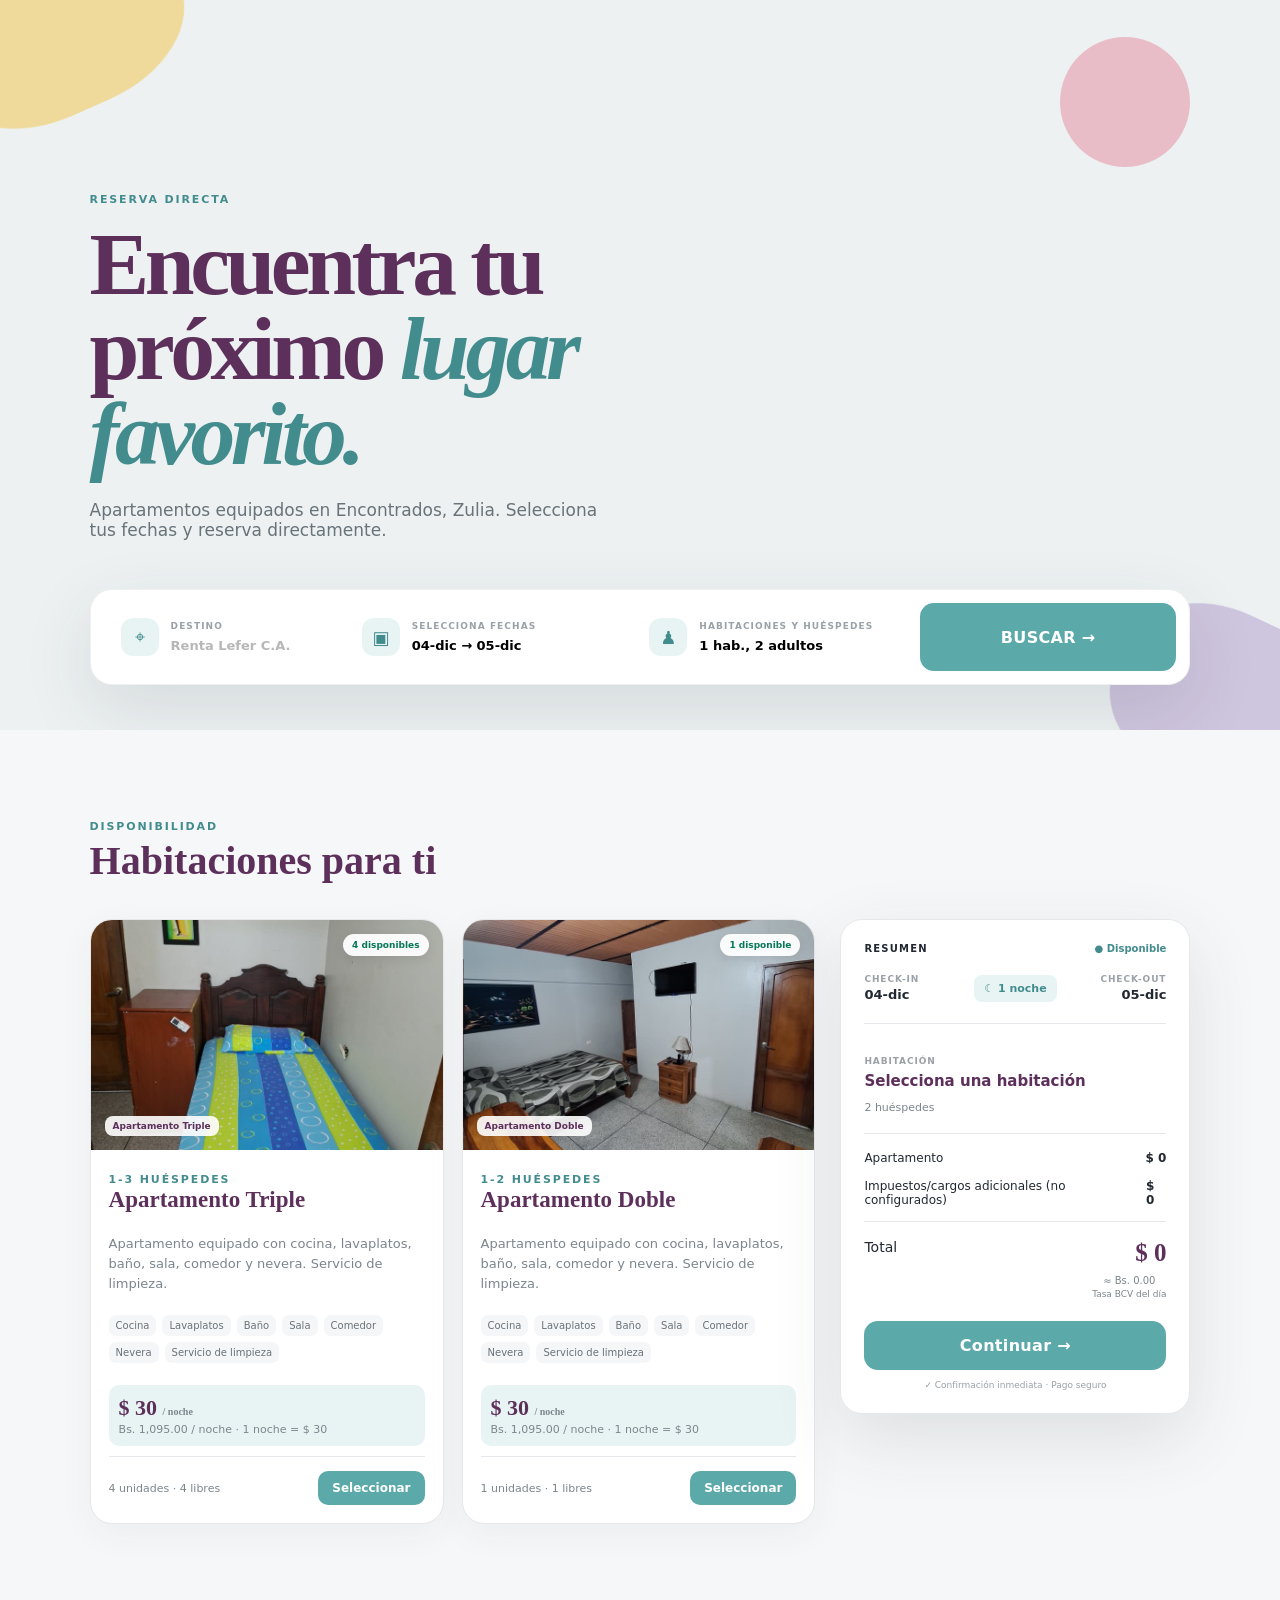
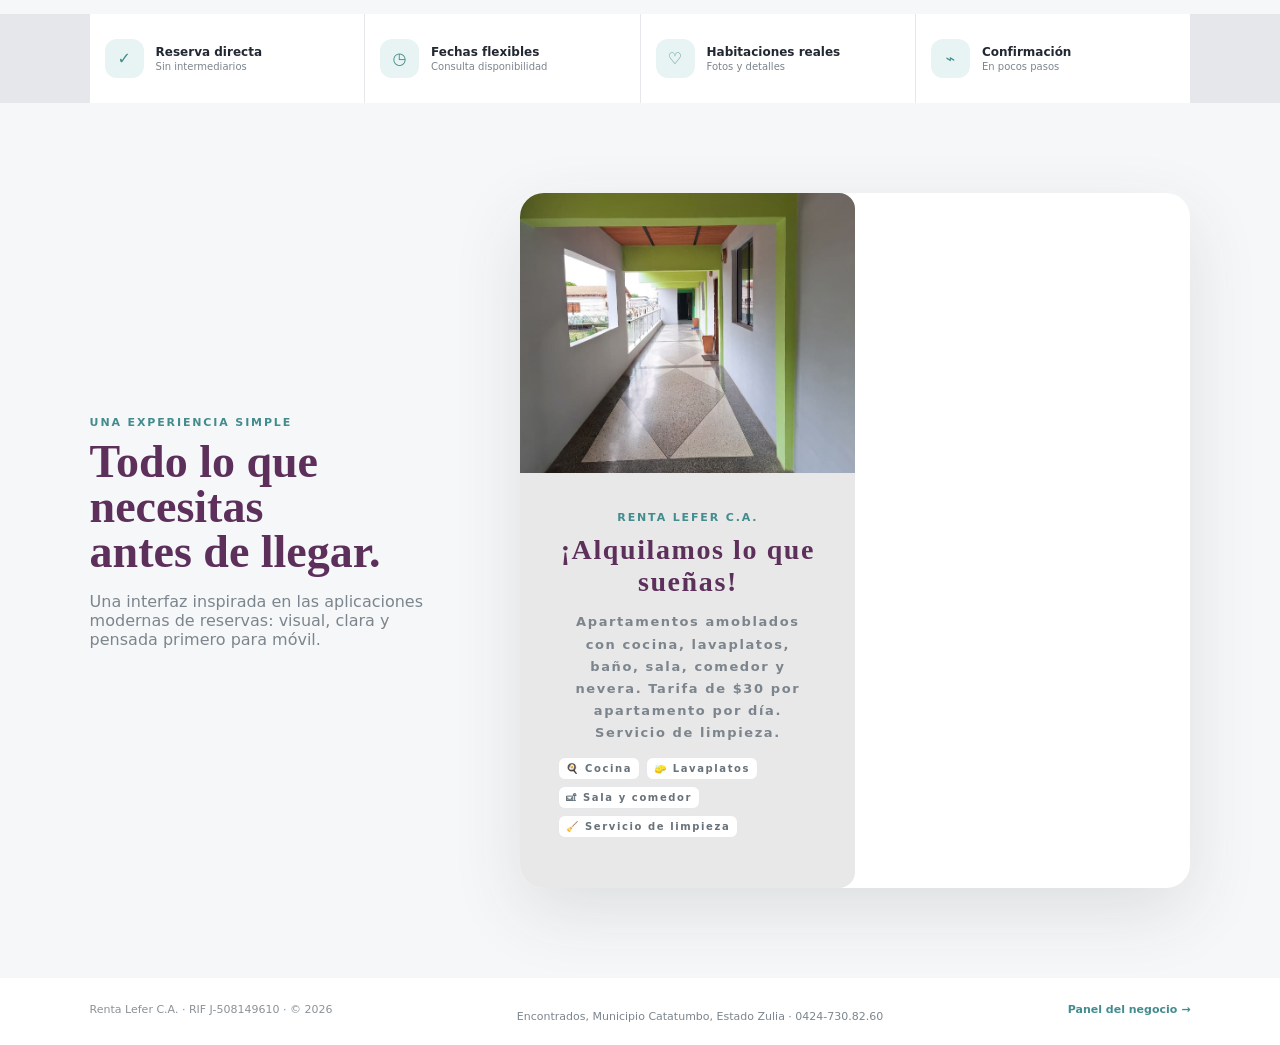
<file: index.html>
<!DOCTYPE html>
<html lang="es">
<head>
<meta charset="UTF-8">
<meta name="viewport" content="width=device-width,initial-scale=1,maximum-scale=1">
<title>Renta Lefer C.A. — Reserva</title>
<link rel="stylesheet" href="styles.css">
</head>
<body>

<!-- TOPBAR MÓVIL -->
<div class="mobile-topbar">
  <div class="mini-brand">
    <div class="brand-mark">R</div>
    <strong>Renta Lefer C.A.</strong>
  </div>
  <button class="icon-btn" onclick="location.href='admin.html'" title="Panel">⚙</button>
</div>

<!-- HERO -->
<section class="hero">
  <div class="hero-art art-a"></div>
  <div class="hero-art art-b"></div>
  <div class="hero-art art-c"></div>

  <div class="hero-inner">
    <div class="eyebrow">RESERVA DIRECTA</div>
    <h1>Encuentra tu próximo <span>lugar favorito.</span></h1>
    <p>Apartamentos equipados en Encontrados, Zulia. Selecciona tus fechas y reserva directamente.</p>
  </div>

  <!-- WIDGET DE BÚSQUEDA -->
  <div class="booking-widget">
    <button class="field-button" id="openDestination" disabled>
      <div class="field-icon">⌖</div>
      <div><small>DESTINO</small><strong>Renta Lefer C.A.</strong></div>
    </button>
    <button class="field-button" id="openDates">
      <div class="field-icon">▣</div>
      <div><small>SELECCIONA FECHAS</small><strong id="dateLabel">Seleccionar fechas</strong></div>
    </button>
    <button class="field-button" id="openGuests">
      <div class="field-icon">♟</div>
      <div><small>HABITACIONES Y HUÉSPEDES</small><strong id="guestLabel">1 hab., 2 adultos</strong></div>
    </button>
    <button class="search-btn" id="searchBtn">BUSCAR →</button>
  </div>
</section>

<!-- DISPONIBILIDAD -->
<section class="section" id="rooms">
  <div class="section-heading">
    <div>
      <div class="eyebrow">DISPONIBILIDAD</div>
      <h2>Habitaciones para ti</h2>
    </div>
  </div>

  <div class="room-layout">
    <div class="room-grid" id="roomGrid">
      <!-- Habitaciones se renderizan por JS -->
    </div>

    <!-- PANEL LATERAL -->
    <aside class="reservation-panel" id="reservationPanel">
      <div class="panel-top">
        <span>RESUMEN</span>
        <span class="live-dot">● Disponible</span>
      </div>
      <div class="panel-dates">
        <div><small>CHECK-IN</small><b id="sideIn">—</b></div>
        <span class="night-chip">☾ <span id="sideNights">0 noches</span></span>
        <div style="text-align:right"><small>CHECK-OUT</small><b id="sideOut">—</b></div>
      </div>
      <div class="selected-room">
        <small>HABITACIÓN</small>
        <strong id="sideRoom">Selecciona un apartamento</strong>
        <span id="sideGuest">—</span>
      </div>
      <div class="price-lines">
        <div><span>Apartamento</span><b id="sideSubtotal">$0</b></div>
        <div><span>Impuestos/cargos adicionales (no configurados)</span><b id="sideTax">$0</b></div>
      </div>
      <div class="total-row">
        <span>Total</span>
        <div style="text-align:right">
          <strong id="sideTotal">$0</strong>
          <div class="bcv-info" id="sideBcv">Bs. 0</div>
           <div class="bcv-source">Tasa BCV del día</div>
        </div>
      </div>
      <button class="btn-primary full" id="continueBtn" style="margin-top:15px">Continuar →</button>
      <small class="secure">✓ Confirmación inmediata · Pago seguro</small>
    </aside>
  </div>
</section>

<!-- FEATURES -->
<div class="feature-strip">
  <div><div class="feature-icon">✓</div><div><b>Reserva directa</b><small>Sin intermediarios</small></div></div>
  <div><div class="feature-icon">◷</div><div><b>Fechas flexibles</b><small>Consulta disponibilidad</small></div></div>
  <div><div class="feature-icon">♡</div><div><b>Habitaciones reales</b><small>Fotos y detalles</small></div></div>
  <div><div class="feature-icon">⌁</div><div><b>Confirmación</b><small>En pocos pasos</small></div></div>
</div>

<!-- DETALLES -->
<section class="section details-section">
  <div class="details-copy">
    <div class="eyebrow">UNA EXPERIENCIA SIMPLE</div>

    <h2>Todo lo que necesitas <br>antes de llegar.</h2>

    <p>
      Una interfaz inspirada en las aplicaciones modernas de reservas:
      visual, clara y pensada primero para móvil.
    </p>
  </div>

  <div class="details-card">

    <!-- FOTO DEL NEGOCIO -->
    <div class="detail-photo">
      <img
        src="pasillo.jpeg"
        alt="Instalaciones de Renta Lefer C.A."
        class="business-photo"
      />

    <!-- INFORMACIÓN DEL NEGOCIO -->
    <div class="detail-content">
      <div class="eyebrow">RENTA LEFER C.A.</div>

      <h3>¡Alquilamos lo que sueñas!</h3>

      <p>
        Apartamentos amoblados con cocina,
        lavaplatos, baño, sala, comedor y nevera.
        Tarifa de $30 por apartamento por día.
        Servicio de limpieza.
      </p>

      <div class="amenities">
        <span>🍳 Cocina</span>
        <span>🧽 Lavaplatos</span>
        <span>🛋 Sala y comedor</span>
        <span>🧹 Servicio de limpieza</span>
      </div>
    </div>

  </div>
</section>

<!-- FACTURA Y PAGO (SHEET GRANDE) -->
<div class="drawer-backdrop hidden" id="backdrop"></div>

<!-- SHEET DE FECHAS -->
<div class="bottom-sheet hidden" id="dateSheet">
  <div class="sheet-handle"></div>
  <div class="sheet-title">
    <h3>Selecciona tus fechas</h3>
    <button class="close-sheet" data-close="dateSheet">×</button>
  </div>
  <div class="month-nav">
    <button id="prevMonth">‹</button>
    <strong id="monthTitle"></strong>
    <button id="nextMonth">›</button>
  </div>
  <div class="calendar-grid" id="calendarGrid"></div>
  <div class="sheet-dates">
    <div><small>CHECK-IN</small><b id="sheetIn">—</b></div>
    <div><small>CHECK-OUT</small><b id="sheetOut">—</b></div>
  </div>
  <button class="btn-primary full" id="dateDone">Listo</button>
</div>

<!-- SHEET DE HUÉSPEDES -->
<div class="bottom-sheet small-sheet hidden" id="guestSheet">
  <div class="sheet-handle"></div>
  <div class="sheet-title">
    <h3>Habitaciones y huéspedes</h3>
    <button class="close-sheet" data-close="guestSheet">×</button>
  </div>
  <div class="counter">
    <div><strong>Habitaciones</strong><small>Que deseas reservar</small></div>
    <div class="counter-controls">
      <button data-counter="rooms" data-dir="-1">−</button>
      <b id="roomsCount">1</b>
      <button data-counter="rooms" data-dir="1">+</button>
    </div>
  </div>
  <div class="counter">
    <div><strong>Adultos</strong><small>Mayores de 12 años</small></div>
    <div class="counter-controls">
      <button data-counter="adults" data-dir="-1">−</button>
      <b id="adultsCount">2</b>
      <button data-counter="adults" data-dir="1">+</button>
    </div>
  </div>
  <div class="counter">
    <div><strong>Niños</strong><small>De 0 a 11 años</small></div>
    <div class="counter-controls">
      <button data-counter="children" data-dir="-1">−</button>
      <b id="childrenCount">0</b>
      <button data-counter="children" data-dir="1">+</button>
    </div>
  </div>
  <button class="btn-primary full" id="guestDone" style="margin-top:15px">Aplicar</button>
</div>

<!-- SHEET DE CHECKOUT / FACTURA -->
<div class="bottom-sheet large-sheet hidden" id="invoiceSheet">
  <div class="sheet-handle"></div>
  <div class="sheet-title">
    <h3>Completa tu reserva</h3>
    <button class="close-sheet" data-close="invoiceSheet">×</button>
  </div>

  <!-- STEPS -->
  <div class="steps">
    <div class="step done" data-step="1"><div class="step-num">1</div><div class="step-label">FACTURA</div></div>
    <div class="step" data-step="2"><div class="step-num">2</div><div class="step-label">DATOS</div></div>
    <div class="step" data-step="3"><div class="step-num">3</div><div class="step-label">PAGO</div></div>
  </div>

  <!-- PASO 1: FACTURA -->
  <div id="invoiceStep1">
    <div class="invoice">
      <div class="invoice-header">
        <div>
          <div class="invoice-logo">🏨 Renta Lefer C.A.</div>
          <small style="color:var(--muted)">Factura proforma</small>
        </div>
        <div class="invoice-meta">
          <b id="invId">—</b>
          <span id="invDate">—</span>
        </div>
      </div>

      <div class="invoice-guest">
        <h4>DETALLES DE LA ESTADÍA</h4>
        <p><b>Apartamento:</b> <span id="invRoom">—</span></p>
        <p><b>Check-in:</b> <span id="invCheckin">—</span> · <b>Check-out:</b> <span id="invCheckout">—</span></p>
        <p><b>Noches:</b> <span id="invNights">—</span> · <b>Huéspedes:</b> <span id="invGuests">—</span></p>
      </div>

      <table class="invoice-table">
        <thead><tr><th>CONCEPTO</th><th>CANT.</th><th>P.UNIT</th><th style="text-align:right">SUBTOTAL</th></tr></thead>
        <tbody id="invBody"></tbody>
      </table>

      <div class="invoice-totals">
        <div class="row"><span>Subtotal</span><b id="invSubtotal">—</b></div>
        <div class="row"><span>Impuestos/cargos adicionales (no configurados)</span><b id="invTax">—</b></div>
        <div class="row total"><span>TOTAL USD</span><b id="invTotal">—</b></div>
        <div class="bcv">Equivalente en Bs: <b id="invBcvTotal">—</b> (Tasa BCV: <span id="invRate">—</span>)</div>
      </div>
    </div>
    <div class="invoice-note">La reserva queda sujeta a verificación manual del pago. Al confirmar, se asigna automáticamente un apartamento disponible del tipo seleccionado.</div>
    <button class="btn-primary full" style="margin-top:20px" onclick="goToStep(2)">Proceder con la reservación →</button>
  </div>

  <!-- PASO 2: DATOS DEL HUÉSPED -->
  <div id="invoiceStep2" class="hidden">
    <form id="guestForm" class="booking-form" style="box-shadow:none;padding:0">
      <div class="form-grid">
        <div class="wide">
          <label>Nombre completo *</label>
          <input type="text" id="gName" required placeholder="Juan Pérez García">
        </div>
        <div>
          <label>Cédula o Pasaporte *</label>
          <input type="text" id="gId" required placeholder="V-12345678 o P1234567">
        </div>
        <div>
          <label>Edad *</label>
          <input type="number" id="gAge" min="18" max="120" required placeholder="30">
        </div>
        <div>
          <label>Número de teléfono *</label>
          <input type="tel" id="gPhone" required placeholder="+58 412 1234567">
        </div>
        <div>
          <label>Correo electrónico *</label>
          <input type="email" id="gEmail" required placeholder="correo@ejemplo.com">
        </div>
        <div>
          <label>Adultos *</label>
          <input type="number" id="gAdults" min="1" required value="2">
        </div>
        <div>
          <label>Niños</label>
          <input type="number" id="gChildren" min="0" value="0">
        </div>
        <div class="wide">
          <label>Solicitud especial</label>
          <textarea id="gSpecial" placeholder="Solicitud especial, alergias, etc."></textarea>
        </div>
      </div>
      <div style="display:flex;gap:10px;margin-top:20px">
        <button type="button" class="btn-secondary" onclick="goToStep(1)" style="flex:1">← Atrás</button>
        <button type="submit" class="btn-primary" style="flex:2">Continuar al pago →</button>
      </div>
    </form>
  </div>

  <!-- PASO 3: PAGO -->
  <div id="invoiceStep3" class="hidden">
    <div style="background:var(--paper);padding:15px;border-radius:12px;margin-bottom:15px">
      <div style="font-size:10px;color:var(--muted);font-weight:800;letter-spacing:.1em">TOTAL A PAGAR</div>
      <div style="font:700 28px Georgia,serif;color:var(--plum)" id="payAmount">$0</div>
      <div style="font-size:12px;color:var(--muted)" id="payBcv">Bs. 0</div>
    </div>

    <h4 style="margin:15px 0 10px;color:var(--plum)">Selecciona método de pago</h4>
    <div class="payment-methods" id="paymentMethods"></div>

    <div id="captureSection" class="hidden">
      <label class="capture-upload" id="captureLabel">
        <div class="icon">📷</div>
        <div style="font-weight:700;margin:5px 0">Sube la captura del pago</div>
        <small style="color:var(--muted)">JPG/PNG, máximo 5MB</small>
        <input type="file" id="captureInput" accept="image/*">
        <img id="capturePreview" class="capture-preview hidden">
      </label>
    </div>

    <div style="display:flex;gap:10px;margin-top:20px">
      <button class="btn-secondary" onclick="goToStep(2)" style="flex:1">← Atrás</button>
      <button class="btn-primary" id="confirmBookingBtn" style="flex:2">Confirmar reserva ✓</button>
    </div>
  </div>
</div>

<!-- SHEET DE RESERVA EXITOSA -->
<div class="bottom-sheet small-sheet hidden" id="successSheet">
  <div class="sheet-handle"></div>
  <div style="text-align:center;padding:20px 10px">
    <div style="font-size:64px">✅</div>
    <h3 style="color:var(--plum);margin:10px 0">¡Reserva recibida!</h3>
    <p style="color:var(--muted);font-size:13px;line-height:1.6">
      Tu reserva <b id="successId">RES-0000</b> ha sido registrada. 
      Recibirás el ticket de confirmación en tu correo una vez verifiquemos el pago.
    </p>
    <div style="background:var(--teal-soft);padding:12px;border-radius:10px;margin:15px 0;font-size:12px">
      <b>¿Qué sigue?</b><br>
      • Un administrador revisará tu pago<br>
      • Recibirás confirmación por correo/teléfono<br>
      • Presenta tu documento el día del check-in
    </div>
    <button class="btn-primary full" onclick="closeAllSheets()">Entendido</button>
  </div>
</div>

<!-- TOAST -->
<div id="toast" class="toast hidden"></div>

<!-- FOOTER -->
<footer>
  <div>Renta Lefer C.A. · RIF J-508149610 · © <span id="year"></span></div>
  <div class="footer-contact">Encontrados, Municipio Catatumbo, Estado Zulia · 0424-730.82.60</div>
  <a href="admin.html">Panel del negocio →</a>
</footer>

<script src="app.js"></script>
</body>
</html>
</file>
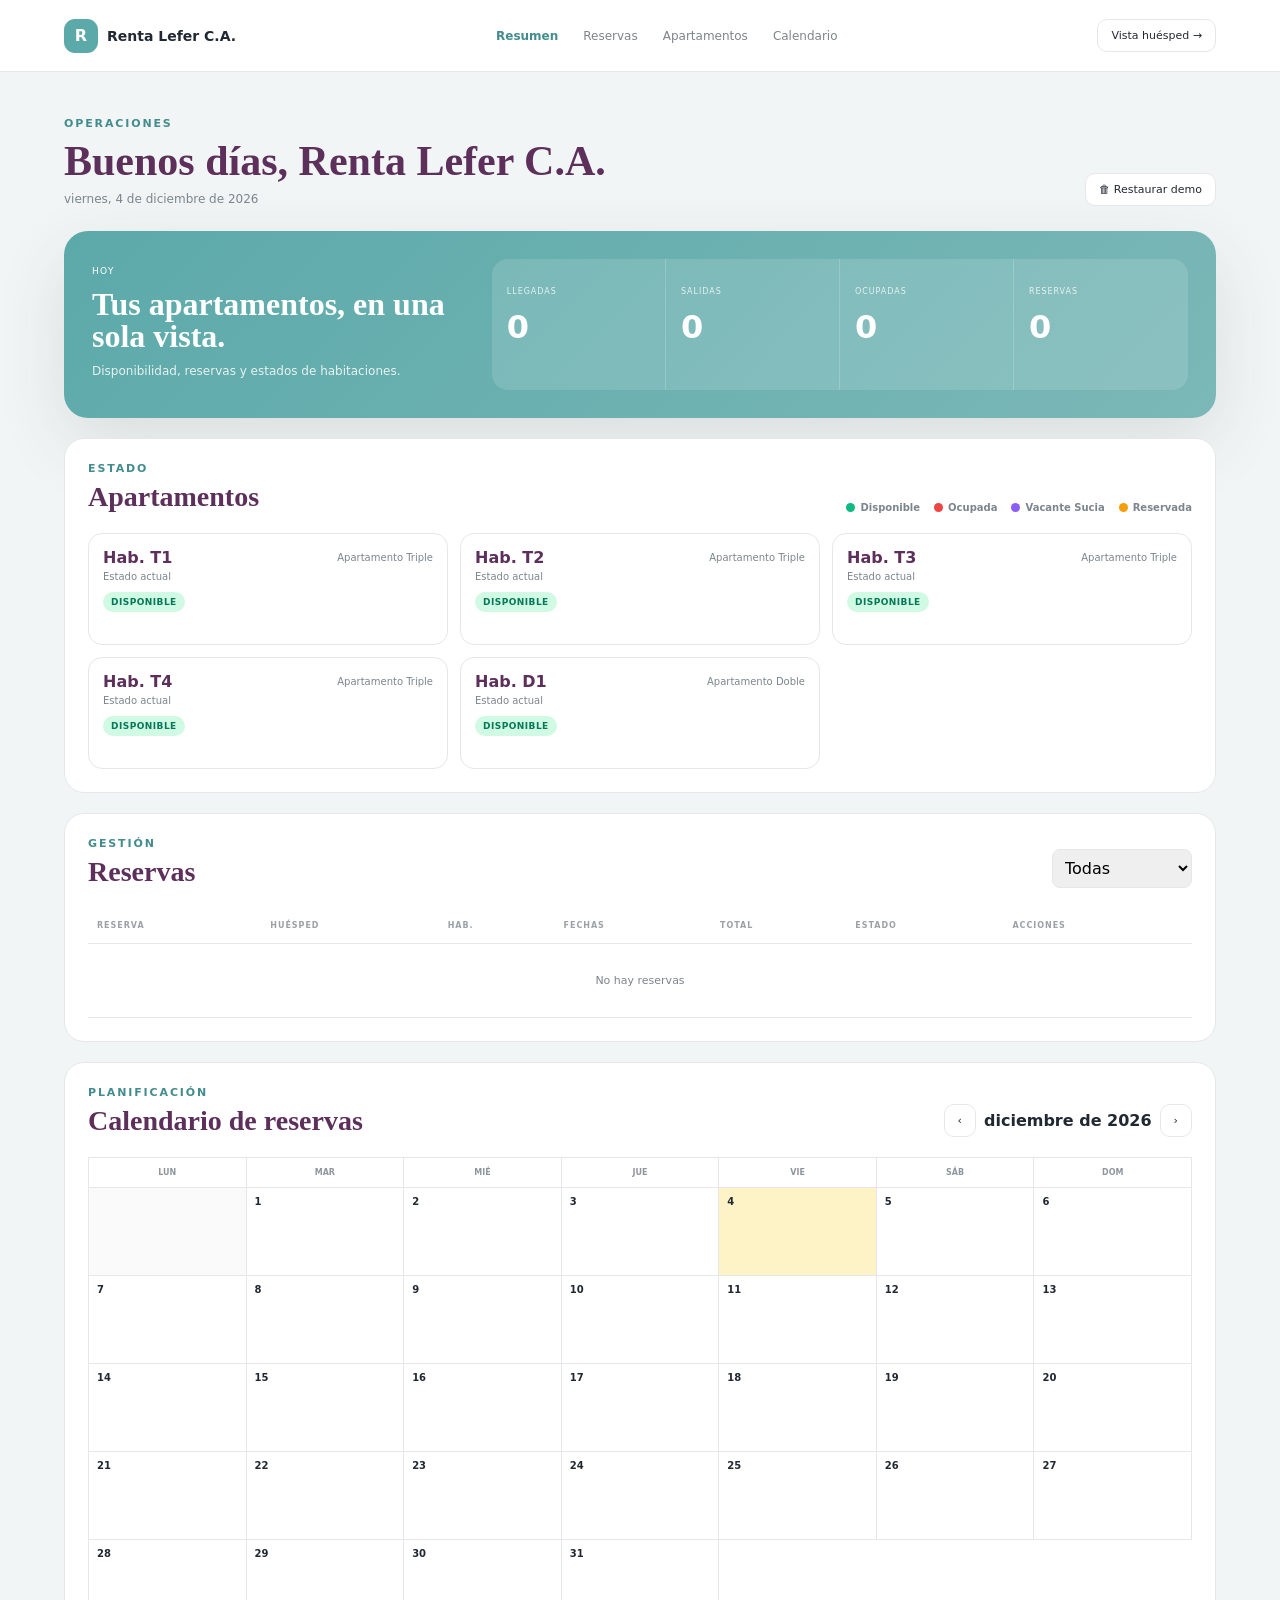
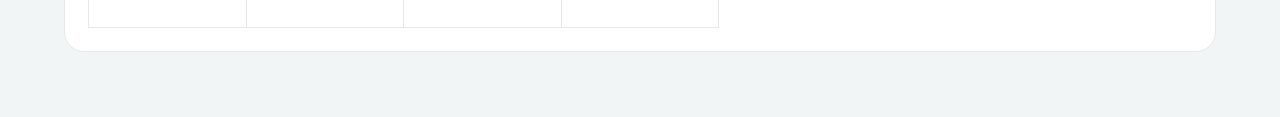
<file: admin.html>
<!DOCTYPE html>
<html lang="es">
<head>
<meta charset="UTF-8">
<meta name="viewport" content="width=device-width,initial-scale=1">
<title>Renta Lefer C.A. — Panel</title>
<link rel="stylesheet" href="styles.css">
</head>
<body class="admin-body">

<!-- NAV -->
<header class="admin-nav">
  <div class="mini-brand">
    <div class="brand-mark">R</div>
    <strong style="font-size:14px">Renta Lefer C.A.</strong>
  </div>
  <nav>
    <a href="#" class="active">Resumen</a>
    <a href="#reservas">Reservas</a>
    <a href="#habitaciones">Apartamentos</a>
    <a href="#calendario">Calendario</a>
  </nav>
  <a href="index.html" class="outline-btn">Vista huésped →</a>
</header>

<main class="admin-main">
  <div class="admin-head">
    <div>
      <div class="eyebrow">OPERACIONES</div>
      <h1>Buenos días, Renta Lefer C.A.</h1>
      <p id="todayText">Hoy</p>
    </div>
    <button class="outline-btn" id="resetData">🗑 Restaurar demo</button>
  </div>

  <!-- HERO DASHBOARD -->
  <div class="dashboard-hero">
    <div>
      <span>HOY</span>
      <h2>Tus apartamentos, en una sola vista.</h2>
      <p>Disponibilidad, reservas y estados de habitaciones.</p>
    </div>
    <div class="stat-grid">
      <div><small>LLEGADAS</small><b id="statArrivals">0</b></div>
      <div><small>SALIDAS</small><b id="statDepartures">0</b></div>
      <div><small>OCUPADAS</small><b id="statOccupied">0</b></div>
      <div><small>RESERVAS</small><b id="statTotal">0</b></div>
    </div>
  </div>

  <!-- HABITACIONES -->
  <section class="admin-panel" id="habitaciones">
    <div class="admin-panel-head">
      <div>
        <div class="eyebrow">ESTADO</div>
        <h2>Apartamentos</h2>
      </div>
      <div class="status-legend">
  <span><i class="legend-dot available"></i>Disponible</span>
  <span><i class="legend-dot occupied"></i>Ocupada</span>
  <span><i class="legend-dot dirty"></i>Vacante Sucia</span>
  <span><i class="legend-dot reserved"></i>Reservada</span>
</div>
    </div>
    <div class="status-grid" id="statusGrid"></div>
  </section>

  <!-- RESERVAS -->
  <section class="admin-panel" id="reservas">
    <div class="admin-panel-head">
      <div>
        <div class="eyebrow">GESTIÓN</div>
        <h2>Reservas</h2>
      </div>
      <select id="reservationFilter">
        <option value="all">Todas</option>
        <option value="pending">Pendientes</option>
        <option value="confirmed">Confirmadas</option>
        <option value="checked-in">Check-in</option>
        <option value="checked-out">Check-out</option>
        <option value="cancelled">Canceladas</option>
      </select>
    </div>
    <div class="table-wrap">
      <table>
        <thead>
          <tr>
            <th>Reserva</th><th>Huésped</th><th>Hab.</th>
            <th>Fechas</th><th>Total</th><th>Estado</th><th>Acciones</th>
          </tr>
        </thead>
        <tbody id="reservationTable"></tbody>
      </table>
    </div>
  </section>

  <!-- CALENDARIO -->
  <section class="admin-panel calendar-panel" id="calendario">
    <div class="admin-panel-head">
      <div>
        <div class="eyebrow">PLANIFICACIÓN</div>
        <h2>Calendario de reservas</h2>
      </div>
      <div style="display:flex;gap:8px;align-items:center">
        <button class="outline-btn" id="prevAdmin">‹</button>
        <strong id="adminMonth" style="min-width:140px;text-align:center"></strong>
        <button class="outline-btn" id="nextAdmin">›</button>
      </div>
    </div>
    <div class="admin-calendar" id="adminCalendar"></div>
  </section>
</main>

<!-- BACKDROP -->
<div class="drawer-backdrop hidden" id="backdrop"></div>

<!-- MODAL DETALLE DE RESERVA -->
<div class="bottom-sheet large-sheet hidden" id="reservationDetailSheet">
  <div class="sheet-handle"></div>
  <div class="sheet-title">
    <h3 id="detailTitle">Detalle de reserva</h3>
    <button class="close-sheet" data-close="reservationDetailSheet">×</button>
  </div>
  <div class="reservation-detail" id="reservationDetailContent"></div>
</div>

<!-- MODAL EDICIÓN DE FECHAS -->
<div class="bottom-sheet small-sheet hidden" id="editDatesSheet">
  <div class="sheet-handle"></div>
  <div class="sheet-title">
    <h3>Editar fechas</h3>
    <button class="close-sheet" data-close="editDatesSheet">×</button>
  </div>
  <form id="editDatesForm" style="padding:5px">
    <input type="hidden" id="editResId">
    <div style="display:grid;gap:12px">
      <div>
        <label style="font-size:11px;font-weight:800">Nuevo Check-in</label>
        <input type="date" id="editCheckin" required style="width:100%;padding:10px;border:1px solid var(--line);border-radius:10px">
      </div>
      <div>
        <label style="font-size:11px;font-weight:800">Nuevo Check-out</label>
        <input type="date" id="editCheckout" required style="width:100%;padding:10px;border:1px solid var(--line);border-radius:10px">
      </div>
    </div>
    <button type="submit" class="btn-primary full" style="margin-top:20px">Guardar cambios</button>
  </form>
</div>

<!-- MODAL DÍA DEL CALENDARIO -->
<div class="bottom-sheet small-sheet hidden" id="daySheet">
  <div class="sheet-handle"></div>
  <div class="sheet-title">
    <h3 id="dayTitle">Día</h3>
    <button class="close-sheet" data-close="daySheet">×</button>
  </div>
  <div id="dayContent" style="padding:5px"></div>
</div>

<!-- TOAST -->
<div id="toast" class="toast hidden"></div>

<script src="app.js"></script>
</body>
</html>
</file>
<file: styles.css>
:root{
  --teal:#5ca9aa;--teal-dark:#438c8e;--teal-soft:#e8f4f3;
  --plum:#5d2f5b;--plum-dark:#472044;
  --ink:#222832;--muted:#7c858d;--paper:#f6f7f8;--white:#fff;--line:#e5e7ea;
  --yellow:#f4d17c;
  --shadow:0 24px 70px rgba(45,55,65,.12);
  --green:#10b981;--green-soft:#d1fae5;--green-dark:#047857;
  --red:#ef4444;--red-soft:#fee2e2;--red-dark:#b91c1c;
  --purple:#8b5cf6;--purple-soft:#ede9fe;--purple-dark:#6d28d9;
  --amber:#f59e0b;--amber-soft:#fef3c7;--amber-dark:#b45309;
}

*{box-sizing:border-box}
html{scroll-behavior:smooth}
body{margin:0;background:var(--paper);color:var(--ink);font-family:Inter,ui-sans-serif,system-ui,-apple-system,sans-serif}
button,input,select,textarea{font:inherit}
button{cursor:pointer}
a{text-decoration:none;color:inherit}
.hidden{display:none!important}

/* ===== TOPBAR MÓVIL ===== */
.mobile-topbar{display:none}

/* ===== HERO ===== */
.hero{position:relative;min-height:730px;overflow:hidden;background:#edf1f2;padding:100px 7vw 80px;display:flex;align-items:center}
.hero-inner{position:relative;z-index:2;max-width:720px}
.eyebrow{font-size:11px;letter-spacing:.17em;font-weight:800;color:var(--teal-dark)}
.hero h1{font:700 clamp(48px,7vw,92px)/.95 Georgia,serif;letter-spacing:-.05em;color:var(--plum);margin:15px 0 24px}
.hero h1 span{color:var(--teal-dark);font-style:italic}
.hero p{font-size:17px;color:#68737a;max-width:520px}
.hero-art{position:absolute;border-radius:42%;filter:blur(.1px);opacity:.85}
.art-a{width:260px;height:180px;background:#f0d68d;left:-75px;top:-65px;transform:rotate(-24deg)}
.art-b{width:130px;height:130px;background:#e8b5c0;right:7%;top:5%;border-radius:50%}
.art-c{width:240px;height:180px;background:#c9bedb;right:-70px;bottom:-65px;transform:rotate(25deg)}

/* ===== BOOKING WIDGET ===== */
.booking-widget{position:absolute;z-index:4;left:7vw;right:7vw;bottom:45px;background:#fff;border:1px solid rgba(0,0,0,.06);box-shadow:var(--shadow);border-radius:22px;padding:13px;display:grid;grid-template-columns:1fr 1.2fr 1.2fr 1.1fr;gap:8px}
.field-button{border:0;background:#fff;border-radius:15px;padding:15px 17px;display:flex;gap:12px;text-align:left;align-items:center;width:100%;min-width:0}
.field-button:hover{background:var(--teal-soft)}
.field-icon{width:38px;height:38px;border-radius:12px;background:var(--teal-soft);color:var(--teal-dark);display:grid;place-items:center;font-size:18px;flex-shrink:0}
.field-button small{display:block;color:#9aa1a7;font-size:9px;letter-spacing:.12em;font-weight:800;margin-bottom:4px}
.field-button strong{font-size:13px;white-space:nowrap;overflow:hidden;text-overflow:ellipsis;max-width:100%}
.search-btn,.cta,.btn-primary{border:0;border-radius:14px;background:var(--teal);color:white;font-weight:800;letter-spacing:.02em;padding:15px 20px;transition:.2s}
.search-btn:hover,.cta:hover,.btn-primary:hover{background:var(--teal-dark);transform:translateY(-1px)}
.btn-primary.full{width:100%}
.btn-secondary{border:1px solid var(--line);background:#fff;border-radius:14px;padding:15px 20px;font-weight:800;color:var(--ink);transition:.2s}
.btn-secondary:hover{background:var(--paper)}

/* ===== SECCIONES ===== */
.section{max-width:1400px;margin:auto;padding:90px 7vw}
.section-heading{display:flex;align-items:end;justify-content:space-between;gap:25px;margin-bottom:30px}
.section h2{font:700 40px/1 Georgia,serif;margin:8px 0;color:var(--plum)}
.text-btn{border:0;background:none;color:var(--teal-dark);font-weight:800;cursor:pointer}
.room-layout{display:grid;grid-template-columns:minmax(0,1fr) 350px;gap:25px}
.room-grid{display:grid;grid-template-columns:repeat(2,minmax(0,1fr));gap:18px}

/* ===== TARJETAS DE HABITACIÓN ===== */
.room-card{background:#fff;border-radius:22px;overflow:hidden;border:1px solid var(--line);box-shadow:0 10px 35px rgba(40,50,60,.05);transition:.25s;display:flex;flex-direction:column}
.room-card:hover{transform:translateY(-4px);box-shadow:var(--shadow)}
.room-photo{height:230px;position:relative;background:linear-gradient(135deg,#8bb5b6,#d5e4e2);background-size:cover;background-position:center;display:flex;align-items:flex-end;padding:14px}
.photo-label{background:rgba(255,255,255,.9);border-radius:8px;padding:5px 8px;font-size:9px;font-weight:800;color:var(--plum)}
.room-content{padding:18px;flex:1;display:flex;flex-direction:column}
.room-title{display:flex;justify-content:space-between;gap:10px;margin-bottom:6px}
.room-title h3{font:700 23px Georgia,serif;color:var(--plum);margin:0 0 6px}
.rating{font-size:11px;color:#8a6a27;background:#fff7df;padding:5px 7px;border-radius:7px;height:max-content}
.room-content p{color:var(--muted);font-size:13px;line-height:1.55;margin:9px 0}
.amenities{display:flex;gap:6px;flex-wrap:wrap;margin:12px 0}
.amenities span{background:#f4f6f7;border-radius:7px;padding:5px 7px;font-size:10px;color:#68727a}
.price-block{margin:10px 0;padding:10px;background:var(--teal-soft);border-radius:10px}
.price-block .usd{font:700 22px Georgia,serif;color:var(--plum)}
.price-block .bcv{font-size:11px;color:var(--muted);margin-top:2px}
.price-block small{color:var(--muted);font-size:10px}
.room-footer{border-top:1px solid var(--line);padding-top:14px;display:flex;align-items:center;justify-content:space-between;margin-top:auto}
.select-room{border:0;border-radius:10px;background:var(--teal);color:white;padding:10px 14px;font-weight:800;font-size:12px}
.select-room:disabled{opacity:.5;cursor:not-allowed}

/* ===== PANEL DE RESERVA ===== */
.reservation-panel{background:#fff;border:1px solid var(--line);border-radius:22px;padding:23px;box-shadow:var(--shadow);height:max-content;position:sticky;top:25px}
.panel-top{display:flex;justify-content:space-between;font-size:10px;font-weight:900;letter-spacing:.12em}
.live-dot{color:var(--teal-dark);letter-spacing:0;font-weight:700}
.panel-dates{display:grid;grid-template-columns:1fr auto 1fr;gap:8px;align-items:center;padding:20px 0;border-bottom:1px solid var(--line);margin-bottom:14px}
.panel-dates small,.selected-room small{display:block;font-size:9px;color:#9ba1a7;font-weight:800;letter-spacing:.1em}
.panel-dates b{font-size:13px}
.panel-dates i{font-style:normal;color:var(--muted)}
.night-chip{background:var(--teal-soft);display:inline-block;padding:7px 10px;border-radius:8px;color:var(--teal-dark);font-size:11px;font-weight:800}
.selected-room{padding:18px 0}
.selected-room strong{display:block;color:var(--plum);margin:6px 0;font-size:15px}
.selected-room span{color:var(--muted);font-size:11px}
.price-lines{border-top:1px solid var(--line);padding-top:10px}
.price-lines div,.total-row{display:flex;justify-content:space-between;padding:7px 0;font-size:12px}
.total-row{border-top:1px solid var(--line);margin-top:7px;padding-top:17px;font-size:14px}
.total-row strong{font:700 25px Georgia,serif;color:var(--plum)}
.bcv-info{font-size:10px;color:var(--muted);text-align:center;margin-top:8px}
.secure{display:block;text-align:center;color:#9aa0a6;font-size:9px;margin-top:10px}

/* ===== FEATURES ===== */
.feature-strip{display:grid;grid-template-columns:repeat(4,1fr);gap:1px;background:var(--line);padding:0 7vw}
.feature-strip >div{background:#fff;padding:25px 15px;display:flex;align-items:center;gap:12px}
.feature-icon{width:39px;height:39px;background:var(--teal-soft);color:var(--teal-dark);border-radius:12px;display:grid;place-items:center}
.feature-strip b,.feature-strip small{display:block}
.feature-strip b{font-size:12px}
.feature-strip small{font-size:10px;color:var(--muted);margin-top:2px}

/* ===== DETALLES ===== */
.details-section{display:grid;grid-template-columns:.7fr 1.3fr;gap:70px;align-items:center}
.details-copy h2{font:700 46px/.98 Georgia,serif;color:var(--plum);margin:10px 0 18px}
.details-copy p{color:var(--muted);max-width:420px}
.details-card{background:#fff;border-radius:24px;overflow:hidden;display:grid;grid-template-columns:1fr 1fr;box-shadow:var(--shadow)}
.detail-photo{min-height:360px;display:grid;place-items:center;text-align:center;color:#577f80;font-weight:900;letter-spacing:.1em}
.detail-photo small{display:block;font-size:9px;letter-spacing:0}
.detail-content{padding:38px}
.detail-content h3{font:700 28px Georgia,serif;color:var(--plum);margin:10px 0}
.detail-content p{color:var(--muted);font-size:13px;line-height:1.7}
.detail-content .amenities span{border:1px solid var(--line);background:#fff}

/* ===== FORMULARIO DE RESERVA ===== */
.booking-form-section{background:#edf2f1;max-width:none}
.booking-form-section > *{max-width:1180px;margin-left:auto;margin-right:auto}
.booking-form{background:#fff;border-radius:22px;padding:25px;box-shadow:var(--shadow)}
.form-summary{display:grid;grid-template-columns:1fr 1fr 1fr;border-bottom:1px solid var(--line);padding-bottom:18px;margin-bottom:18px;gap:15px}
.form-summary span{display:block;color:#9aa0a6;font-size:9px;font-weight:800;letter-spacing:.1em}
.form-summary strong{display:block;color:var(--plum);margin-top:4px}
.form-grid{display:grid;grid-template-columns:1fr 1fr;gap:14px}
.form-grid label{font-size:11px;font-weight:800;color:#56616a;display:block;margin-bottom:4px}
.form-grid input,.form-grid textarea,.form-grid select{display:block;width:100%;height:48px;margin-top:6px;border:1px solid var(--line);border-radius:10px;padding:0 13px;outline:0}
.form-grid textarea{height:80px;padding:10px 13px;resize:vertical}
.form-grid input:focus,.form-grid textarea:focus,.form-grid select:focus{border-color:var(--teal)}
.wide{grid-column:1/-1}

/* ===== FOOTER ===== */
footer{padding:25px 7vw;display:flex;justify-content:space-between;gap:20px;color:#8b9298;background:#fff;font-size:11px}
footer a{color:var(--teal-dark);font-weight:800}

/* ===== BOTTOM SHEETS / MODALES ===== */
.drawer-backdrop{position:fixed;inset:0;background:rgba(30,30,40,.45);z-index:90;animation:fadeIn .2s}
.bottom-sheet{position:fixed;z-index:100;left:50%;bottom:18px;transform:translateX(-50%);width:min(640px,calc(100% - 24px));background:#fff;border-radius:26px;padding:20px;box-shadow:0 25px 90px rgba(0,0,0,.25);max-height:calc(100dvh - 36px);overflow-y:auto;animation:slideUp .3s}
.small-sheet{width:min(500px,calc(100% - 24px))}
.large-sheet{width:min(820px,calc(100% - 24px))}
.sheet-handle{width:38px;height:4px;background:#d9dcdf;border-radius:5px;margin:0 auto 15px}
.sheet-title{display:flex;justify-content:space-between;align-items:center;margin-bottom:15px}
.sheet-title h3{font:700 24px Georgia,serif;color:var(--plum);margin:0}
.close-sheet{border:0;background:#f3f5f6;width:35px;height:35px;border-radius:50%;font-size:22px}

/* ===== CALENDARIO ===== */
.month-nav{display:flex;justify-content:space-between;align-items:center;margin:20px 0 12px}
.month-nav button{border:0;background:#eef5f4;color:var(--teal-dark);width:34px;height:34px;border-radius:10px;font-size:18px}
.calendar-grid{display:grid;grid-template-columns:repeat(7,1fr);gap:5px}
.calendar-grid .weekday{text-align:center;color:#9ba1a7;font-size:9px;font-weight:800;padding:5px}
.cal-day{height:38px;border:0;background:#fff;border-radius:9px;position:relative}
.cal-day:hover{background:var(--teal-soft)}
.cal-day.disabled{color:#d1d4d6}
.cal-day.selected{background:var(--teal);color:#fff}
.cal-day.range{background:#e2f1ef;color:#397f80}
.cal-day.has-booking::after{content:"";position:absolute;bottom:3px;left:50%;transform:translateX(-50%);width:5px;height:5px;background:var(--red);border-radius:50%}
.sheet-dates{display:grid;grid-template-columns:1fr 1fr;gap:10px;margin:17px 0}
.sheet-dates div{border:1px solid var(--line);border-radius:10px;padding:9px}
.sheet-dates small{display:block;font-size:8px;color:#9aa0a6;font-weight:800}
.sheet-dates b{font-size:12px}

/* ===== CONTADORES ===== */
.counter{display:flex;justify-content:space-between;align-items:center;padding:18px 0;border-bottom:1px solid var(--line)}
.counter strong,.counter small{display:block}
.counter small{color:var(--muted);font-size:10px;margin-top:3px}
.counter-controls{display:flex;align-items:center;gap:13px}
.counter-controls button{width:32px;height:32px;border:1px solid var(--line);background:#fff;border-radius:50%}
.counter-controls b{min-width:15px;text-align:center}

/* ===== TOAST ===== */
.toast{position:fixed;z-index:150;bottom:25px;left:50%;transform:translateX(-50%);background:var(--plum);color:#fff;padding:13px 18px;border-radius:10px;font-size:12px;box-shadow:var(--shadow);animation:slideUp .3s}
.toast.error{background:var(--red)}
.toast.success{background:var(--green-dark)}

/* ===== FACTURA / PANTALLA DE PAGO ===== */
.invoice{background:#fff;border-radius:20px;padding:28px;box-shadow:var(--shadow)}
.invoice-header{display:flex;justify-content:space-between;align-items:flex-start;padding-bottom:20px;border-bottom:2px dashed var(--line);margin-bottom:20px}
.invoice-logo{font:700 28px Georgia,serif;color:var(--plum)}
.invoice-meta{text-align:right;font-size:11px;color:var(--muted)}
.invoice-meta b{color:var(--plum);display:block;font-size:16px;margin-bottom:4px}
.invoice-guest{background:var(--paper);padding:15px;border-radius:12px;margin-bottom:18px}
.invoice-guest h4{margin:0 0 8px;font-size:12px;color:var(--muted);font-weight:800;letter-spacing:.1em}
.invoice-guest p{margin:3px 0;font-size:13px}
.invoice-table{width:100%;border-collapse:collapse;margin:15px 0}
.invoice-table th{text-align:left;font-size:10px;color:var(--muted);letter-spacing:.1em;padding:8px 0;border-bottom:1px solid var(--line)}
.invoice-table td{padding:12px 8px;font-size:14px;border-bottom:1px solid var(--line)}
.invoice-totals{border-top:2px solid var(--line);margin-top:10px;padding-top:15px}
.invoice-totals .row{display:flex;justify-content:space-between;padding:6px 0;font-size:13px}
.invoice-totals .row.total{font-size:18px;font-weight:800;color:var(--plum);padding-top:10px;border-top:1px solid var(--line);margin-top:8px}
.invoice-totals .bcv{color:var(--muted);font-size:11px;text-align:right}

/* ===== MÉTODOS DE PAGO ===== */
.payment-methods{display:grid;gap:10px;margin:20px 0}
.payment-method{border:2px solid var(--line);border-radius:14px;padding:16px;cursor:pointer;transition:.2s}
.payment-method:hover{border-color:var(--teal)}
.payment-method.selected{border-color:var(--teal);background:var(--teal-soft)}
.payment-method h4{margin:0 0 4px;font-size:15px;color:var(--plum)}
.payment-method p{margin:0;font-size:11px;color:var(--muted)}
.payment-details{background:#fff;border:1px solid var(--line);border-radius:10px;padding:12px;margin-top:10px;font-size:12px;display:none}
.payment-method.selected .payment-details{display:block}
.payment-details .detail-row{display:flex;justify-content:space-between;padding:4px 0;border-bottom:1px dashed var(--line)}
.payment-details .detail-row:last-child{border-bottom:0}
.payment-details .detail-row b{color:var(--plum);font-weight:700}

/* ===== UPLOAD CAPTURA ===== */
.capture-upload{border:2px dashed var(--line);border-radius:12px;padding:20px;text-align:center;margin:15px 0;cursor:pointer;transition:.2s}
.capture-upload:hover{border-color:var(--teal);background:var(--teal-soft)}
.capture-upload.has-file{border-style:solid;border-color:var(--green);background:var(--green-soft)}
.capture-upload input{display:none}
.capture-upload .icon{font-size:32px;color:var(--muted)}
.capture-preview{max-width:200px;max-height:200px;border-radius:8px;margin-top:10px}

/* ===== ADMIN ===== */
.admin-body{background:#f2f5f5}
.admin-nav{height:72px;background:#fff;border-bottom:1px solid var(--line);display:flex;align-items:center;justify-content:space-between;padding:0 5vw;position:sticky;top:0;z-index:20}
.admin-nav nav{display:flex;gap:25px;font-size:12px}
.admin-nav nav a{color:#7d858c}
.admin-nav nav a.active{color:var(--teal-dark);font-weight:800}
.mini-brand{display:flex;gap:9px;align-items:center}
.brand-mark{width:34px;height:34px;border-radius:11px;background:var(--teal);color:white;display:grid;place-items:center;font-weight:900}
.outline-btn{border:1px solid var(--line);background:#fff;border-radius:10px;padding:9px 13px;font-size:11px;color:var(--ink)}
.outline-btn:hover{background:var(--paper)}
.admin-main{max-width:1450px;margin:auto;padding:45px 5vw}
.admin-head{display:flex;justify-content:space-between;align-items:end;margin-bottom:25px}
.admin-head h1{font:700 42px Georgia,serif;color:var(--plum);margin:7px 0}
.admin-head p{color:var(--muted);font-size:12px;margin:0}

/* ===== DASHBOARD HERO ===== */
.dashboard-hero{background:linear-gradient(135deg,var(--teal),#7bb8b7);color:#fff;border-radius:24px;padding:28px;display:grid;grid-template-columns:.7fr 1.3fr;gap:25px;box-shadow:var(--shadow);margin-bottom:20px}
.dashboard-hero >div:first-child span{font-size:9px;letter-spacing:.15em}
.dashboard-hero h2{font:700 32px/1 Georgia,serif;margin:10px 0}
.dashboard-hero p{opacity:.85;font-size:12px}
.stat-grid{display:grid;grid-template-columns:repeat(4,1fr);background:rgba(255,255,255,.13);border-radius:16px;overflow:hidden}
.stat-grid div{padding:20px 15px;border-right:1px solid rgba(255,255,255,.18)}
.stat-grid div:last-child{border:0}
.stat-grid small{font-size:8px;letter-spacing:.12em;opacity:.8}
.stat-grid b{display:block;font-size:32px;margin-top:10px}

/* ===== PANELES ADMIN ===== */
.admin-panel{background:#fff;border:1px solid var(--line);border-radius:20px;padding:23px;margin-bottom:20px}
.admin-panel-head{display:flex;justify-content:space-between;align-items:end;margin-bottom:20px}
.admin-panel-head h2{font:700 28px Georgia,serif;color:var(--plum);margin:6px 0 0}
.admin-panel select{border:1px solid var(--line);padding:8px;border-radius:8px}

/* ===== ESTADOS DE HABITACIÓN (COLORES) ===== */
.status-grid{display:grid;grid-template-columns:repeat(3,1fr);gap:12px}
.status-card{border:1px solid var(--line);border-radius:14px;padding:14px;transition:.2s}
.status-card:hover{box-shadow:var(--shadow)}
.status-card-top{display:flex;justify-content:space-between;align-items:flex-start}
.status-card strong{color:var(--plum);font-size:16px}
.status-card small{display:block;color:var(--muted);font-size:10px;margin-top:4px}
.status-badge{display:inline-block;margin:10px 0 8px;padding:5px 8px;border-radius:20px;font-size:9px;font-weight:800;text-transform:uppercase;letter-spacing:.05em}

/* COLORES DE ESTADOS */
.status-available{background:var(--green-soft);color:var(--green-dark)}
.status-occupied{background:var(--red-soft);color:var(--red-dark)}
.status-dirty{background:var(--purple-soft);color:var(--purple-dark)}
.status-reserved{background:var(--amber-soft);color:var(--amber-dark)}
.status-pending{background:#fef3c7;color:#92400e}
.status-confirmed{background:#dbeafe;color:#1e40af}
.status-checked-in{background:#fee2e2;color:#991b1b}
.status-checked-out{background:#e9d5ff;color:#6b21a8}
.status-cancelled{background:#f3f4f6;color:#4b5563;text-decoration:line-through}

.status-card select{width:100%;border:1px solid var(--line);border-radius:8px;padding:7px;font-size:10px;margin-top:5px}
.status-actions{display:flex;gap:6px;margin-top:10px;flex-wrap:wrap}
.status-actions button{flex:1;min-width:70px;border:0;border-radius:8px;padding:8px;font-size:10px;font-weight:700;color:white}
.btn-checkin{background:var(--green);padding:8px 12px;font-size:10px;font-weight:700;color:white;border-radius:8px;border:0}
.btn-checkout{background:var(--purple);padding:8px 12px;font-size:10px;font-weight:700;color:white;border-radius:8px;border:0}
.btn-clean{background:var(--teal);padding:8px 12px;font-size:10px;font-weight:700;color:white;border-radius:8px;border:0}
.btn-confirm{background:var(--green-dark);padding:8px 12px;font-size:10px;font-weight:700;color:white;border-radius:8px;border:0}
.btn-cancel{background:var(--red);padding:8px 12px;font-size:10px;font-weight:700;color:white;border-radius:8px;border:0}
.btn-edit{background:var(--amber);padding:8px 12px;font-size:10px;font-weight:700;color:white;border-radius:8px;border:0}

/* ===== TABLA DE RESERVAS ===== */
.table-wrap{overflow:auto}
table{width:100%;border-collapse:collapse;font-size:11px}
th,td{padding:13px 9px;border-bottom:1px solid var(--line);text-align:left;white-space:nowrap}
th{font-size:8px;color:#9ba1a7;letter-spacing:.12em;text-transform:uppercase}

/* ===== CALENDARIO ADMIN ===== */
.admin-calendar{display:grid;grid-template-columns:repeat(7,1fr);border-top:1px solid var(--line);border-left:1px solid var(--line)}
.admin-calendar .head{font-size:8px;font-weight:800;color:#8e969d;text-align:center;padding:10px;border-right:1px solid var(--line);border-bottom:1px solid var(--line);text-transform:uppercase}
.admin-day{min-height:88px;padding:8px;border-right:1px solid var(--line);border-bottom:1px solid var(--line);font-size:10px}
.admin-day.muted{background:#fafafa;color:#c7cbce}
.admin-day.today{background:#fef3c7}
.admin-day.clickable{cursor:pointer;transition:.15s}
.admin-day.clickable:hover{background:var(--teal-soft)}
.booking-mini{display:block;margin-top:4px;background:var(--teal-soft);color:#397f80;padding:4px 6px;border-radius:5px;overflow:hidden;text-overflow:ellipsis;white-space:nowrap;font-size:9px;cursor:pointer;border:1px solid transparent}
.booking-mini:hover{border-color:var(--teal)}
.booking-mini.status-confirmed{background:#dbeafe;color:#1e40af}
.booking-mini.status-checked-in{background:#fee2e2;color:#991b1b}
.booking-mini.status-pending{background:#fef3c7;color:#92400e}

/* ===== MODAL DE RESERVA (DETALLE) ===== */
.reservation-detail{padding:5px}
.reservation-detail .guest-info{background:var(--paper);border-radius:12px;padding:15px;margin-bottom:15px}
.reservation-detail .guest-info h4{margin:0 0 10px;color:var(--plum)}
.reservation-detail .info-row{display:grid;grid-template-columns:1fr 1fr;gap:8px;font-size:12px;padding:4px 0;border-bottom:1px dashed var(--line)}
.reservation-detail .info-row:last-child{border-bottom:0}
.reservation-detail .info-row b{color:var(--muted);font-weight:600}
.reservation-detail .capture-preview{max-width:100%;max-height:300px;border-radius:8px;margin-top:10px;display:block}
.reservation-detail .actions{display:flex;gap:8px;flex-wrap:wrap;margin-top:15px}
.reservation-detail .actions button{flex:1;min-width:120px;padding:12px;font-size:12px}

/* ===== STEP INDICATOR ===== */
.steps{display:flex;justify-content:space-between;margin-bottom:25px;position:relative}
.steps::before{content:"";position:absolute;top:15px;left:0;right:0;height:2px;background:var(--line);z-index:0}
.step{position:relative;z-index:1;text-align:center;flex:1}
.step-num{width:32px;height:32px;border-radius:50%;background:#fff;border:2px solid var(--line);color:var(--muted);display:grid;place-items:center;font-weight:800;font-size:13px;margin:0 auto 6px}
.step.active .step-num{background:var(--teal);border-color:var(--teal);color:#fff}
.step.done .step-num{background:var(--green);border-color:var(--green);color:#fff}
.step-label{font-size:10px;color:var(--muted);font-weight:700;letter-spacing:.05em}
.step.active .step-label,.step.done .step-label{color:var(--plum)}

/* ===== ANIMACIONES ===== */
@keyframes fadeIn{from{opacity:0}to{opacity:1}}
@keyframes slideUp{from{transform:translate(-50%,50px);opacity:0}to{transform:translate(-50%,0);opacity:1}}

/* ===== RESPONSIVE ===== */
@media(max-width:1000px){
  .booking-widget{position:relative;left:auto;right:auto;bottom:auto;margin-top:35px;grid-template-columns:1fr 1fr}
  .hero{display:block;padding-bottom:70px}
  .room-layout{grid-template-columns:1fr}
  .reservation-panel{position:relative;top:auto}
  .details-section{grid-template-columns:1fr}
  .dashboard-hero{grid-template-columns:1fr}
}

@media(max-width:720px){
  .hero{min-height:auto;padding:40px 18px 25px}
  .hero h1{font-size:52px}
  .hero-art{opacity:.45}
  .booking-widget{grid-template-columns:1fr;margin-top:28px;border-radius:18px;position:relative;left:auto;right:auto;bottom:auto}
  .section{padding:60px 18px}
  .section h2{font-size:32px}
  .section-heading{align-items:start}
  .room-grid{grid-template-columns:1fr}
  .feature-strip{grid-template-columns:1fr 1fr;padding:0 18px}
  .feature-strip>div{padding:18px 8px}
  .details-card{grid-template-columns:1fr}
  .detail-photo{min-height:230px}
  .form-grid,.form-summary{grid-template-columns:1fr}
  .wide{grid-column:auto}
  .admin-nav nav{display:none}
  .admin-nav{padding:0 18px}
  .admin-main{padding:35px 18px}
  .admin-head{display:block}
  .admin-head .outline-btn{margin-top:15px}
  .stat-grid{grid-template-columns:1fr 1fr}
  .stat-grid div{border-bottom:1px solid rgba(255,255,255,.18)}
  .status-grid{grid-template-columns:1fr 1fr}
  .admin-calendar{min-width:680px}
  .admin-panel:has(.admin-calendar){overflow:auto}
  footer{padding:22px 18px;flex-direction:column}
  .mobile-topbar{height:58px;background:#fff;display:flex;align-items:center;justify-content:space-between;padding:0 16px;position:sticky;top:0;z-index:40;border-bottom:1px solid var(--line)}
  .icon-btn{border:0;background:#f2f4f5;width:34px;height:34px;border-radius:10px}
  .mini-brand strong{font-size:13px}
  .brand-mark{width:31px;height:31px}
  .bottom-sheet{left:8px;right:8px;bottom:8px;width:auto;transform:none;padding:16px;border-radius:22px;max-height:calc(100dvh - 28px)}
  .reservation-detail .info-row{grid-template-columns:1fr}
  .invoice-header{flex-direction:column;gap:10px}
  .invoice-meta{text-align:left}
}

@media(max-width:390px){
  .hero h1{font-size:42px}
  .hero{padding-left:14px;padding-right:14px}
  .section{padding-left:14px;padding-right:14px}
  .feature-strip{padding-left:14px;padding-right:14px}
  .room-photo{height:185px}
  .admin-main{padding-left:12px;padding-right:12px}
  .admin-head h1{font-size:27px}
}

@supports (padding:max(0px)){
  .mobile-topbar{padding-top:max(0px,env(safe-area-inset-top));height:calc(62px + env(safe-area-inset-top))}
  .bottom-sheet{bottom:max(8px,env(safe-area-inset-bottom))}
  footer{padding-bottom:max(20px,env(safe-area-inset-bottom))}
}
/* ===== AJUSTES FINALES DEMO ===== */
.availability-pill{
  position:absolute;top:14px;right:14px;background:rgba(255,255,255,.94);
  color:var(--green-dark);border-radius:999px;padding:6px 9px;font-size:9px;font-weight:900;
  box-shadow:0 4px 12px rgba(0,0,0,.08)
}
.availability-pill.soldout{color:var(--red-dark)}
.bcv-source{font-size:9px;color:var(--muted);text-align:right;margin-top:3px}
.invoice-note{
  margin-top:14px;padding:11px 13px;border:1px solid var(--line);border-radius:10px;
  background:#fafafa;color:var(--muted);font-size:11px;line-height:1.5
}
.status-legend{display:flex;gap:14px;align-items:center;flex-wrap:wrap;color:var(--muted);font-size:10px;font-weight:700}
.status-legend span{display:flex;align-items:center;gap:5px}
.legend-dot{width:9px;height:9px;border-radius:50%;display:inline-block}
.legend-dot.available{background:var(--green)}
.legend-dot.occupied{background:var(--red)}
.legend-dot.dirty{background:var(--purple)}
.legend-dot.reserved{background:var(--amber)}
.admin-day .booking-mini.status-confirmed{background:#dbeafe;color:#1e40af}
.admin-day .booking-mini.status-checked-in{background:var(--red-soft);color:var(--red-dark)}
.admin-day .booking-mini.status-pending{background:var(--amber-soft);color:var(--amber-dark)}
.admin-day .booking-mini.status-checked-out{background:var(--purple-soft);color:var(--purple-dark)}
@media(max-width:720px){
  .status-legend{margin-top:10px}
  .admin-panel-head{align-items:flex-start;flex-direction:column}
}
.footer-contact{font-size:11px;color:var(--muted);margin-top:6px;line-height:1.5}

.detail-photo {
  position: relative;
  width: 100%;
  min-height: 240px;
  overflow: hidden;
  border-radius: 16px;
  background: #e8e8e8;
}

.business-photo {
  display: block;
  width: 100%;
  height: 280px;
  object-fit: cover;
}

.photo-overlay {
  position: absolute;
  inset: auto 0 0;
  display: flex;
  flex-direction: column;
  gap: 6px;
  padding: 35px 20px 20px;
  color: #fff;
  background: linear-gradient(
    transparent,
    rgba(0, 0, 0, 0.78)
  );
}

.photo-overlay small {
  font-size: 11px;
  letter-spacing: 1.5px;
}

.photo-overlay b {
  font-size: 22px;
}
</file>
